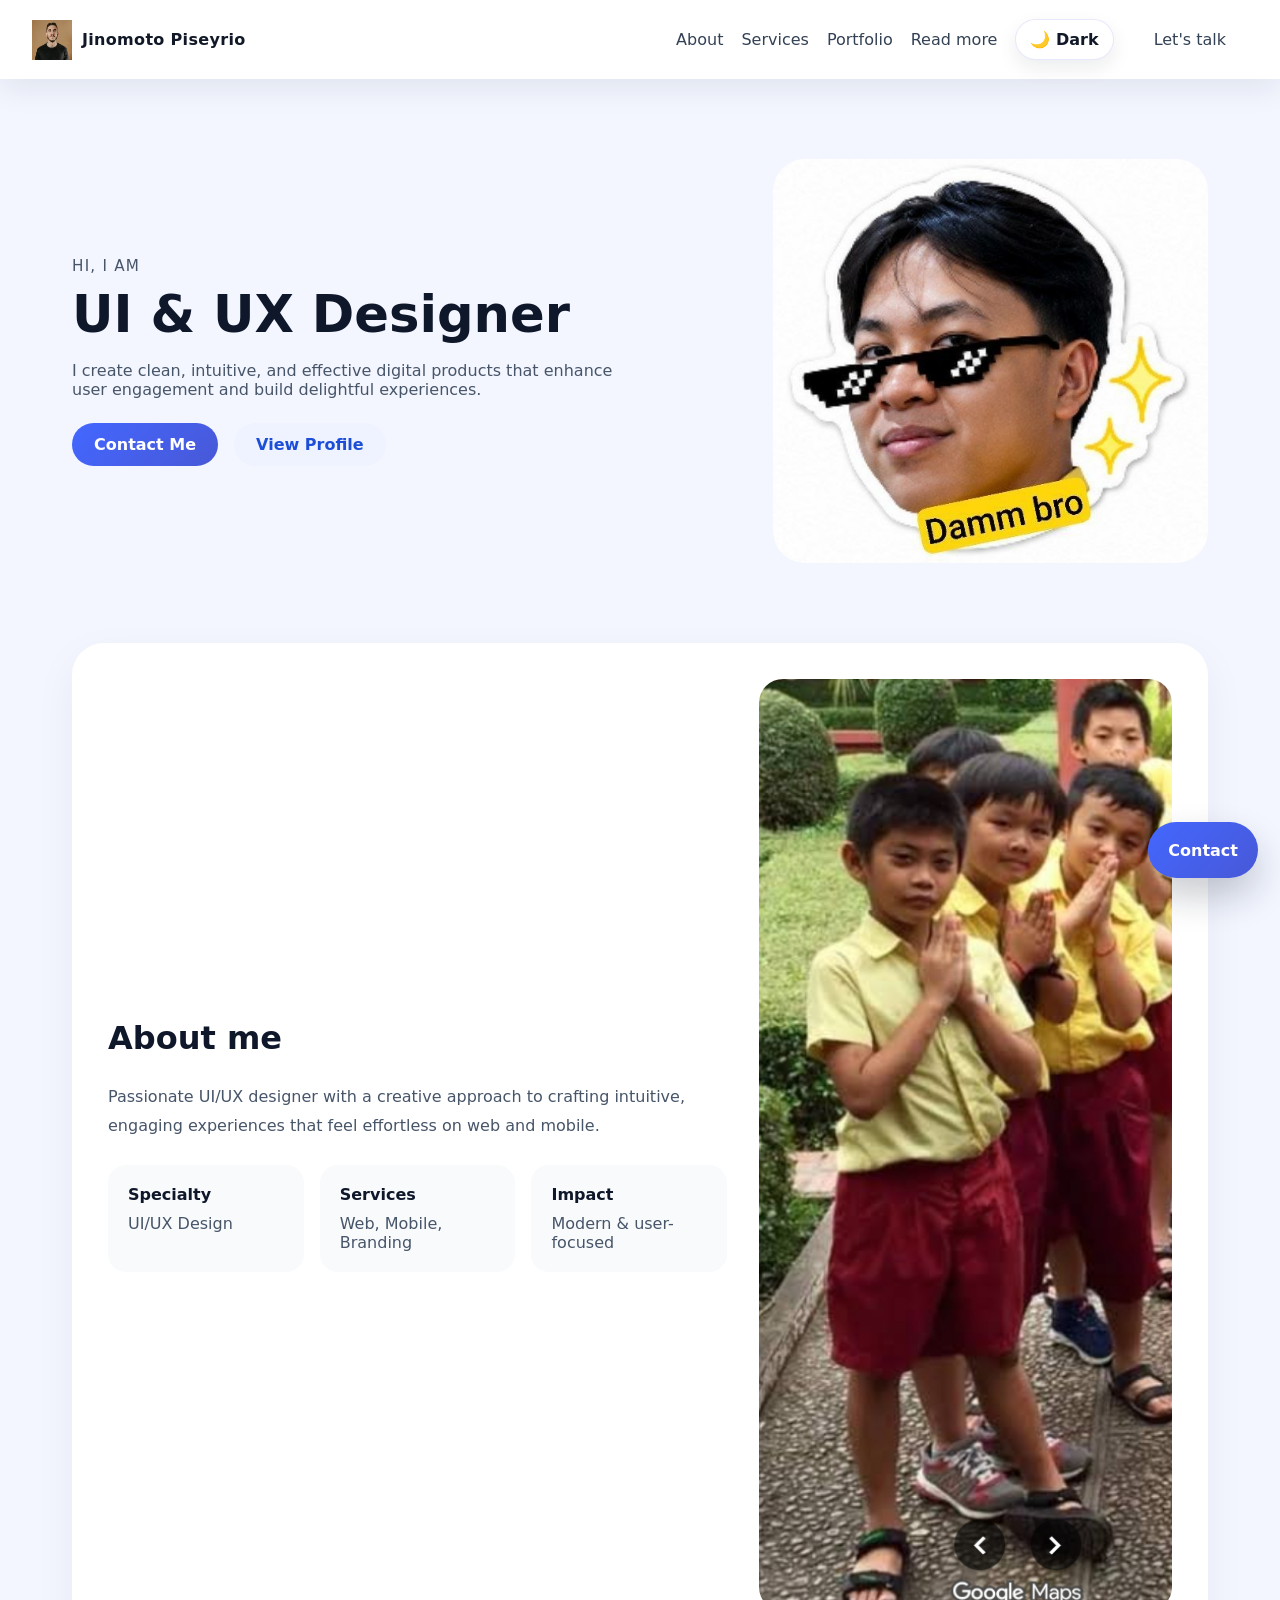
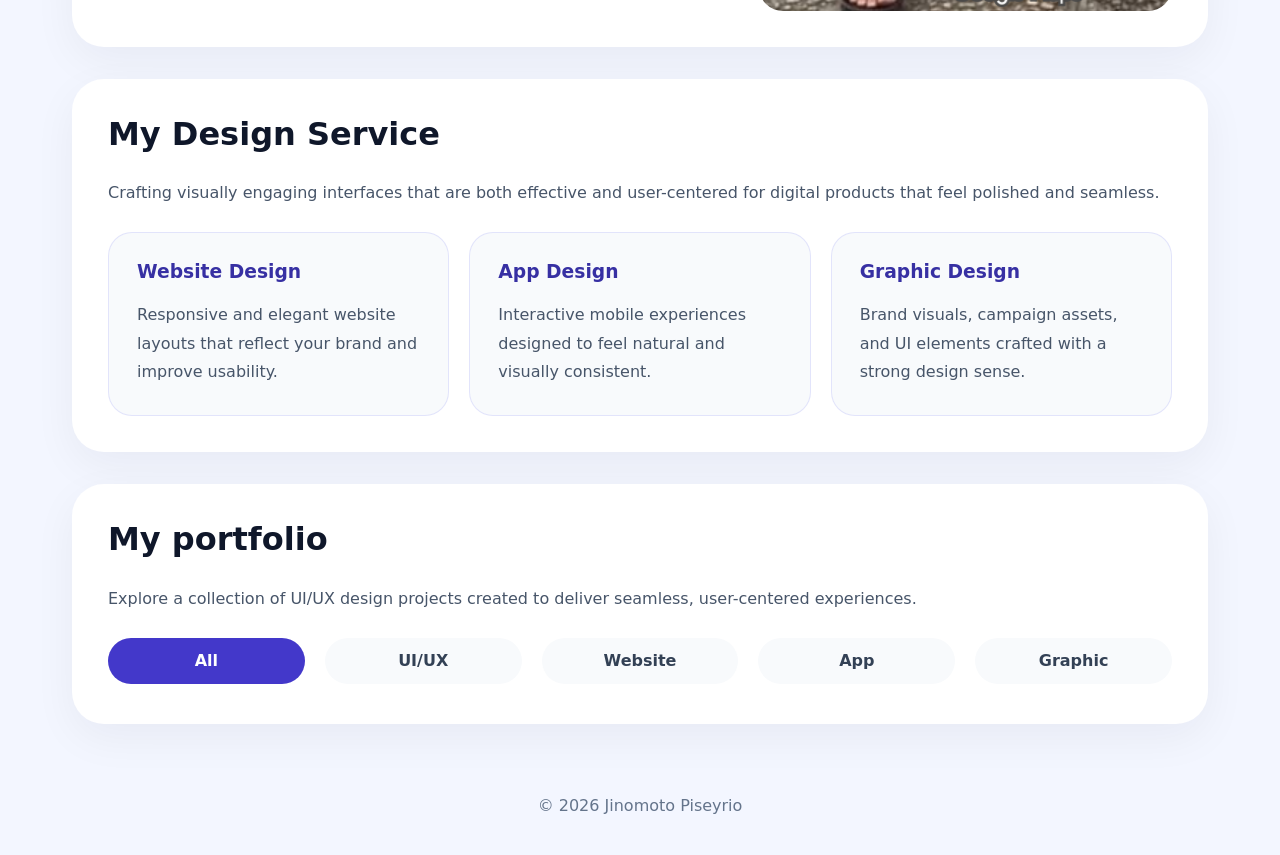
<file: index.html>
<!doctype html>
<html lang="en">
  <head>
    <meta charset="UTF-8" />
    <meta name="viewport" content="width=device-width, initial-scale=1.0" />
    <title>UI/UX Designer Portfolio</title>
    <link rel="stylesheet" href="style.css" />
  </head>

  <body>
    <header class="header">
      <a class="logo" href="index.html">
        <img
          src="./asset/download.jpg"
          alt="Designer logo"
          width="40"
          height="40"
        />
        <span>Jinomoto Piseyrio</span>
      </a>
      <nav class="nav-menu">
        <a href="#about">About</a>
        <a href="#services">Services</a>
        <a href="#portfolio">Portfolio</a>
        <a href="read-more.html">Read more</a>
        <button class="theme-toggle" id="theme-toggle" type="button" aria-label="Switch color mode">
          🌙 Dark
        </button>
        <a class="btn-link" href="lets-talk.html">Let's talk</a>
      </nav>
    </header>

    <main class="page-content">
      <section class="hero">
        <div class="hero-copy">
          <p class="hero-label">Hi, I am</p>
          <h1>UI & UX Designer</h1>
          <p class="hero-text">
            I create clean, intuitive, and effective digital products that
            enhance user engagement and build delightful experiences.
          </p>
          <div class="hero-actions">
            <a class="btn btn-primary" href="lets-talk.html">Contact Me</a>
            <a class="btn btn-secondary" href="read-more.html">View Profile</a>
          </div>
        </div>
        <div class="hero-image">
          <img src="./asset/py.jpg" alt="Designer working on a project" />
        </div>
      </section>

      <section id="about" class="section about-section">
        <div class="section-content">
          <h2>About me</h2>
          <p>
            Passionate UI/UX designer with a creative approach to crafting
            intuitive, engaging experiences that feel effortless on web and
            mobile.
          </p>
          <div class="about-grid">
            <div class="about-card">
              <strong>Specialty</strong>
              <span>UI/UX Design</span>
            </div>
            <div class="about-card">
              <strong>Services</strong>
              <span>Web, Mobile, Branding</span>
            </div>
            <div class="about-card">
              <strong>Impact</strong>
              <span>Modern & user-focused</span>
            </div>
          </div>
        </div>
        <div class="about-image">
          <img src="./asset/ajing.png" alt="Designer portrait" />
        </div>
      </section>

      <section id="services" class="section services-section">
        <h2>My Design Service</h2>
        <p class="section-intro">
          Crafting visually engaging interfaces that are both effective and
          user-centered for digital products that feel polished and seamless.
        </p>
        <div class="service-grid">
          <article class="service-card">
            <h3>Website Design</h3>
            <p>
              Responsive and elegant website layouts that reflect your brand and
              improve usability.
            </p>
          </article>
          <article class="service-card">
            <h3>App Design</h3>
            <p>
              Interactive mobile experiences designed to feel natural and
              visually consistent.
            </p>
          </article>
          <article class="service-card">
            <h3>Graphic Design</h3>
            <p>
              Brand visuals, campaign assets, and UI elements crafted with a
              strong design sense.
            </p>
          </article>
        </div>
      </section>

      <section id="portfolio" class="section portfolio-section">
        <h2>My portfolio</h2>
        <p>
          Explore a collection of UI/UX design projects created to deliver
          seamless, user-centered experiences.
        </p>
        <div class="portfolio-tags">
          <span class="tag active">All</span>
          <span class="tag">UI/UX</span>
          <span class="tag">Website</span>
          <span class="tag">App</span>
          <span class="tag">Graphic</span>
        </div>
      </section>
    </main>

    <footer class="footer">
      <p>© 2026 Jinomoto Piseyrio</p>
    </footer>

    <a class="bottom-touch-btn" href="lets-talk.html" aria-label="Contact me">
      Contact
    </a>

    <script src="script.js"></script>
  </body>
</html>
</file>
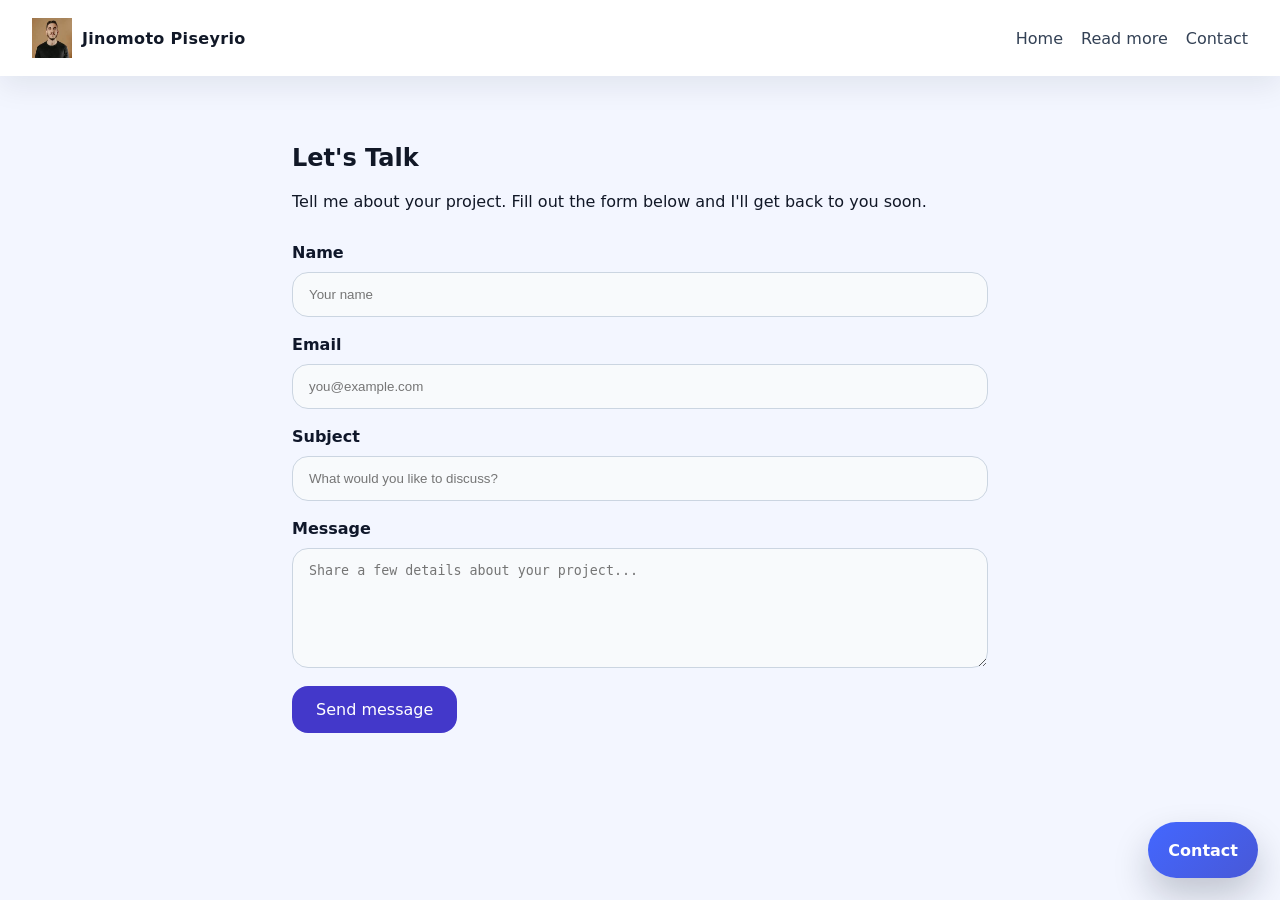
<file: lets-talk.html>
<!DOCTYPE html>
<html lang="en">
  <head>
    <meta charset="UTF-8" />
    <meta name="viewport" content="width=device-width, initial-scale=1.0" />
    <title>Let's Talk</title>
    <link rel="stylesheet" href="style.css" />
  </head>

  <body>
    <header class="header">
      <a class="logo" href="index.html">
        <img src="./asset/download.jpg" alt="Designer logo" width="40" height="40" />
        <span>Jinomoto Piseyrio</span>
      </a>
      <nav class="nav-menu">
        <a href="index.html">Home</a>
        <a href="read-more.html">Read more</a>
        <a href="#talk-form">Contact</a>
      </nav>
    </header>

    <main class="talk-page">
      <section class="talk-intro-section">
        <h1>Let's Talk</h1>
        <p>
          Tell me about your project. Fill out the form below and I'll get back to you soon.
        </p>
      </section>

      <form class="talk-form" id="talk-form">
        <label>
          Name
          <input type="text" name="name" placeholder="Your name" required />
        </label>

        <label>
          Email
          <input type="email" name="email" placeholder="you@example.com" required />
        </label>

        <label>
          Subject
          <input type="text" name="subject" placeholder="What would you like to discuss?" required />
        </label>

        <label>
          Message
          <textarea name="message" rows="6" placeholder="Share a few details about your project..." required></textarea>
        </label>

        <button type="submit">Send message</button>
      </form>

      <p class="form-success" id="form-success" hidden>
        Thanks! Your message was sent. I'll reply soon.
      </p>
    </main>

    <script>
      document.getElementById("talk-form").addEventListener("submit", (event) => {
        event.preventDefault();
        event.target.hidden = true;
        document.getElementById("form-success").hidden = false;
      });
    </script>

    <a class="bottom-touch-btn" href="lets-talk.html" aria-label="Contact me">
      Contact
    </a>
  </body>
</html>
</file>
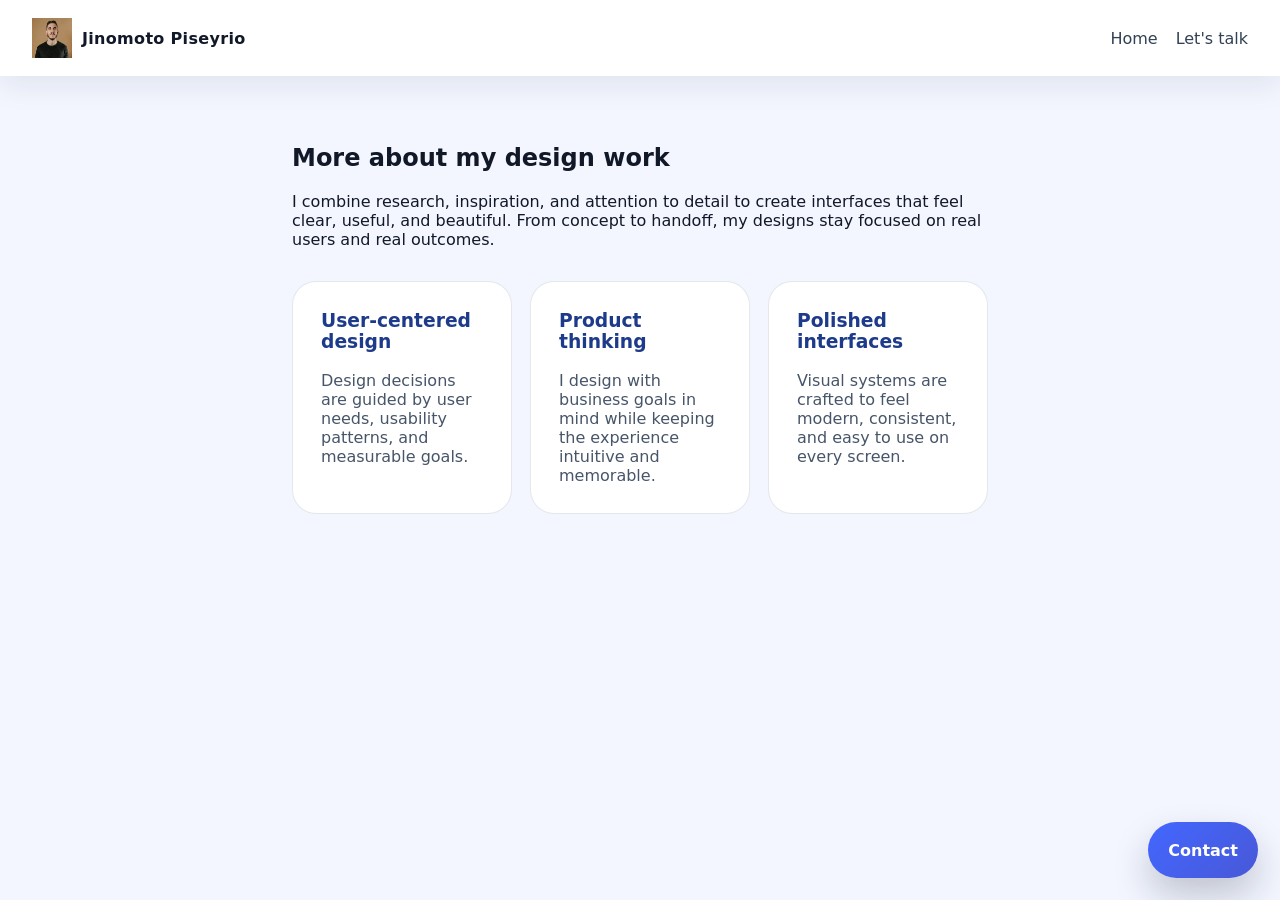
<file: read-more.html>
<!DOCTYPE html>
<html lang="en">
  <head>
    <meta charset="UTF-8" />
    <meta name="viewport" content="width=device-width, initial-scale=1.0" />
    <title>Read More</title>
    <link rel="stylesheet" href="style.css" />
  </head>

  <body>
    <header class="header">
      <a class="logo" href="index.html">
        <img src="./asset/download.jpg" alt="Designer logo" width="40" height="40" />
        <span>Jinomoto Piseyrio</span>
      </a>
      <nav class="nav-menu">
        <a href="index.html">Home</a>
        <a href="lets-talk.html">Let's talk</a>
      </nav>
    </header>

    <main class="read-more-page">
      <section class="read-more-content">
        <h1>More about my design work</h1>
        <p>
          I combine research, inspiration, and attention to detail to create interfaces that feel clear, useful, and beautiful. From concept to handoff, my designs stay focused on real users and real outcomes.
        </p>
      </section>

      <div class="read-more-cards">
        <article class="read-more-card">
          <h3>User-centered design</h3>
          <p>Design decisions are guided by user needs, usability patterns, and measurable goals.</p>
        </article>
        <article class="read-more-card">
          <h3>Product thinking</h3>
          <p>I design with business goals in mind while keeping the experience intuitive and memorable.</p>
        </article>
        <article class="read-more-card">
          <h3>Polished interfaces</h3>
          <p>Visual systems are crafted to feel modern, consistent, and easy to use on every screen.</p>
        </article>
      </div>
    </main>

    <a class="bottom-touch-btn" href="lets-talk.html" aria-label="Contact me">
      Contact
    </a>
  </body>
</html>
</file>
<file: style.css>
* {
  box-sizing: border-box;
}

:root {
  --bg: #f3f6ff;
  --surface: #ffffff;
  --surface-alt: #f8fafc;
  --text: #111827;
  --muted: #475569;
  --heading: #0f172a;
  --nav: #334155;
  --border: rgba(99, 102, 241, 0.15);
  --shadow: rgba(15, 23, 42, 0.08);
  --section-shadow: rgba(15, 23, 42, 0.05);
  --button-secondary-bg: #eff3ff;
  --button-secondary-text: #1d4ed8;
}

body.dark {
  --bg: #0f172a;
  --surface: #111827;
  --surface-alt: #1f2937;
  --text: #f8fafc;
  --muted: #cbd5e1;
  --heading: #f8fafc;
  --nav: #e2e8f0;
  --border: rgba(148, 163, 184, 0.25);
  --shadow: rgba(0, 0, 0, 0.35);
  --section-shadow: rgba(0, 0, 0, 0.25);
  --button-secondary-bg: #1e293b;
  --button-secondary-text: #dbeafe;
}

html,
body {
  margin: 0;
  padding: 0;
}

body {
  font-family: Inter, system-ui, -apple-system, BlinkMacSystemFont, "Segoe UI", sans-serif;
  background-color: var(--bg);
  color: var(--text);
  transition: background-color 0.3s ease, color 0.3s ease;
}

img {
  max-width: 100%;
  display: block;
}

a {
  color: inherit;
  text-decoration: none;
}

button,
.btn {
  border: none;
  cursor: pointer;
  font: inherit;
}

.header {
  position: sticky;
  top: 0;
  z-index: 10;
  display: flex;
  align-items: center;
  justify-content: space-between;
  gap: 24px;
  padding: 18px 32px;
  background-color: var(--surface);
  box-shadow: 0 10px 30px var(--shadow);
}

.logo {
  display: inline-flex;
  align-items: center;
  gap: 10px;
  font-weight: 700;
  letter-spacing: 0.02em;
}

.nav-menu {
  display: flex;
  flex-wrap: wrap;
  gap: 18px;
  align-items: center;
}

.nav-menu a {
  color: var(--nav);
  font-weight: 500;
}

.theme-toggle {
  border: 1px solid var(--border);
  background: var(--surface);
  color: var(--text);
  padding: 10px 14px;
  border-radius: 999px;
  font-weight: 600;
  box-shadow: 0 8px 20px var(--shadow);
  transition: transform 0.2s ease, box-shadow 0.2s ease;
}

.theme-toggle:hover,
.theme-toggle:focus-visible {
  transform: translateY(-1px);
  box-shadow: 0 10px 24px var(--shadow);
}

.btn-link,
.btn {
  display: inline-flex;
  align-items: center;
  justify-content: center;
  padding: 12px 22px;
  border-radius: 999px;
  font-weight: 600;
}

.btn-primary {
  background: linear-gradient(135deg, #4367ff 0%, #4858d7 100%);
  color: #ffffff;
}

.btn-secondary {
  background-color: var(--button-secondary-bg);
  color: var(--button-secondary-text);
}

.page-content {
  max-width: 1200px;
  margin: 0 auto;
  padding: 32px;
}

.hero {
  display: grid;
  grid-template-columns: 1.2fr 0.8fr;
  gap: 48px;
  align-items: center;
  padding: 48px 0;
}

.hero-copy {
  max-width: 620px;
}

.hero-label {
  margin: 0 0 16px;
  color: var(--muted);
  font-size: 0.95rem;
  letter-spacing: 0.08em;
  text-transform: uppercase;
}

.hero h1 {
  margin: 0;
  font-size: clamp(3rem, 4vw, 4.5rem);
  line-height: 0.9;
  color: var(--heading);
}

.hero-text {
  margin: 24px 0;
  max-width: 580px;
  font-size: 1rem;
  color: var(--muted);
}

.hero-actions {
  display: flex;
  flex-wrap: wrap;
  gap: 16px;
}

.hero-image img {
  border-radius: 32px;
  object-fit: cover;
  width: 100%;
  max-height: 520px;
}

.section {
  background: var(--surface);
  border-radius: 32px;
  padding: 36px;
  margin-top: 32px;
  box-shadow: 0 14px 44px var(--section-shadow);
}

.section h2 {
  margin-top: 0;
  font-size: 2rem;
  color: var(--heading);
}

.section p {
  color: var(--muted);
  font-size: 1rem;
  line-height: 1.8;
}

.about-section {
  display: grid;
  grid-template-columns: 1.2fr 0.8fr;
  gap: 32px;
  align-items: center;
}

.about-grid {
  display: grid;
  grid-template-columns: repeat(3, minmax(0, 1fr));
  gap: 16px;
  margin-top: 24px;
}

.about-card {
  background: var(--surface-alt);
  border-radius: 18px;
  padding: 20px;
}

.about-card strong {
  display: block;
  margin-bottom: 10px;
  color: var(--heading);
}

.about-card span {
  color: var(--muted);
}

.about-image img {
  width: 100%;
  border-radius: 24px;
  object-fit: cover;
}

.services-section .service-grid,
.portfolio-section .portfolio-tags {
  display: grid;
  gap: 20px;
}

.bottom-touch-btn {
  position: fixed;
  right: 22px;
  bottom: 22px;
  z-index: 20;
  display: inline-flex;
  align-items: center;
  justify-content: center;
  min-height: 56px;
  padding: 0 20px;
  border-radius: 999px;
  background: linear-gradient(135deg, #4367ff 0%, #4858d7 100%);
  color: #ffffff;
  font-weight: 700;
  box-shadow: 0 18px 36px rgba(15, 23, 42, 0.22);
  text-decoration: none;
  transition: transform 0.2s ease, box-shadow 0.2s ease;
  
}

.bottom-touch-btn:hover,
.bottom-touch-btn:focus-visible {
  transform: translateY(-2px);
  box-shadow: 0 24px 44px rgba(15, 23, 42, 0.26);
}

@media (max-width: 640px) {
  .bottom-touch-btn {
    right: 16px;
    bottom: 16px;
    min-height: 52px;
    padding: 0 16px;
  }
}

.service-grid {
  grid-template-columns: repeat(3, minmax(0, 1fr));
  margin-top: 24px;
}

.service-card {
  border: 1px solid var(--border);
  border-radius: 24px;
  padding: 28px;
  background: var(--surface-alt);
}

.service-card h3 {
  margin-top: 0;
  color: #3730a3;
}

.service-card p {
  margin: 12px 0 0;
}

.portfolio-section {
  padding-bottom: 40px;
}

.portfolio-tags {
  grid-template-columns: repeat(auto-fit, minmax(110px, 1fr));
  align-items: start;
  margin-top: 24px;
}

.tag {
  display: inline-flex;
  align-items: center;
  justify-content: center;
  min-height: 46px;
  padding: 0 18px;
  border-radius: 999px;
  background: #f8fafc;
  color: #334155;
  font-weight: 600;
}

.tag.active {
  background: #4338ca;
  color: #ffffff;
}

.footer {
  text-align: center;
  padding: 24px 32px;
  color: #64748b;
}

.talk-page,
.read-more-page {
  max-width: 760px;
  margin: 0 auto;
  padding: 48px 32px 72px;
}

.talk-intro-section,
.read-more-content {
  margin-bottom: 32px;
}

.talk-form,
.read-more-cards {
  display: grid;
  gap: 18px;
}

.talk-form label {
  display: grid;
  gap: 10px;
  font-weight: 600;
  color: #0f172a;
}

.talk-form input,
.talk-form textarea {
  width: 100%;
  padding: 14px 16px;
  border: 1px solid #cbd5e1;
  border-radius: 16px;
  background: #f8fafc;
  color: #0f172a;
}

.talk-form button {
  width: fit-content;
  padding: 14px 24px;
  background: #4338ca;
  color: #ffffff;
  border-radius: 16px;
}

.form-success {
  padding: 18px 20px;
  background: #eef2ff;
  border: 1px solid #c7d2fe;
  border-radius: 20px;
  color: #3730a3;
}

.read-more-cards {
  grid-template-columns: repeat(auto-fit, minmax(220px, 1fr));
}

.read-more-card {
  background: #ffffff;
  border-radius: 24px;
  border: 1px solid rgba(148, 163, 184, 0.25);
  padding: 28px;
}

.read-more-card h3 {
  margin-top: 0;
  color: #1e3a8a;
}

.read-more-card p {
  margin: 14px 0 0;
  color: #475569;
}

@media (max-width: 900px) {
  .hero,
  .about-section {
    grid-template-columns: 1fr;
  }

  .header {
    flex-direction: column;
    align-items: stretch;
  }

  .nav-menu {
    justify-content: center;
  }
}

@media (max-width: 650px) {
  .page-content {
    padding: 24px 20px;
  }

  .section {
    padding: 28px 24px;
  }

  .hero h1 {
    font-size: 2.75rem;
  }

  .nav-menu {
    gap: 12px;
  }
}
</file>
